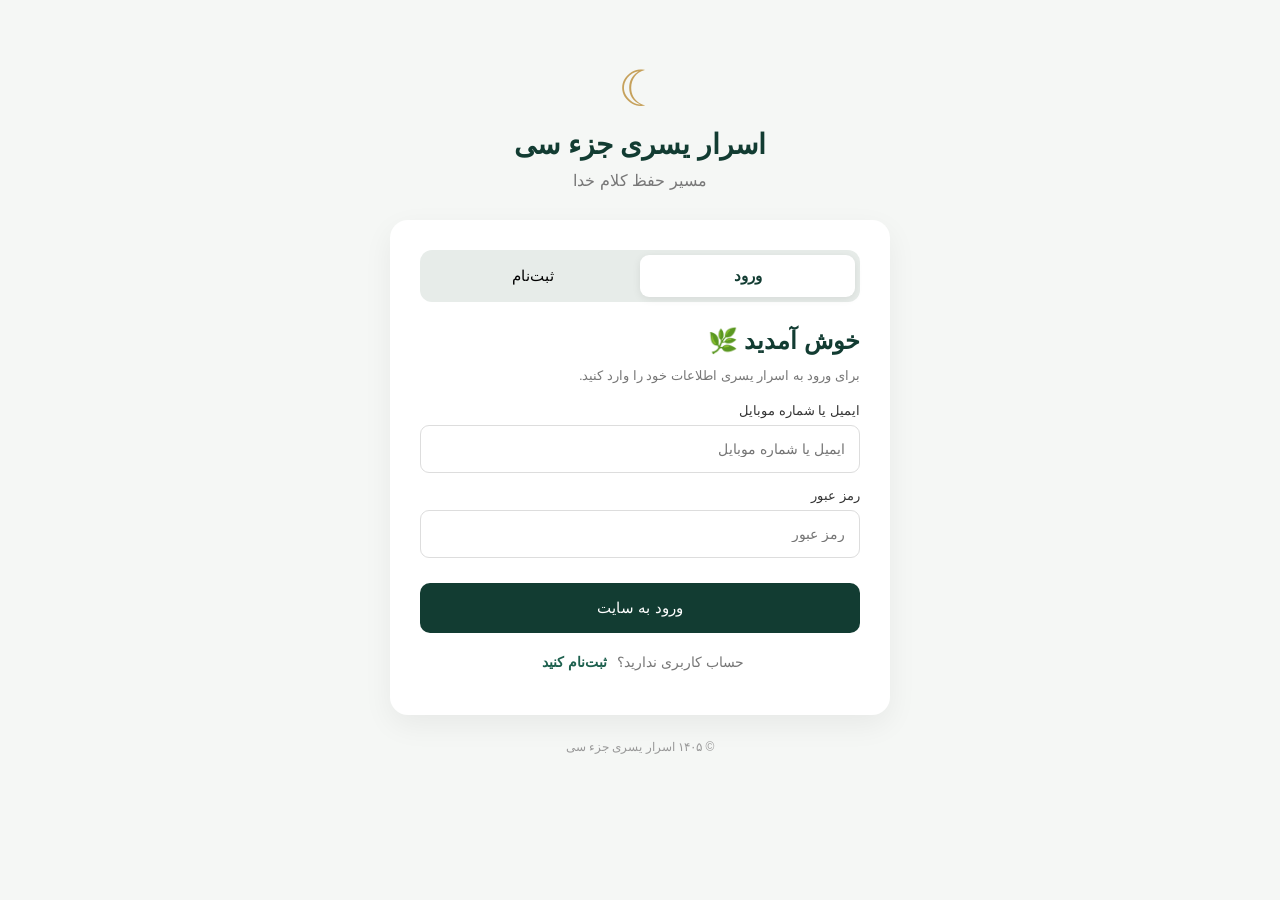
<file: index.html>
<!DOCTYPE html>
<html lang="fa" dir="rtl">

<head>
    <meta charset="UTF-8">
    <meta name="viewport" content="width=device-width, initial-scale=1.0">

    <title>اسرار یسری جزء سی | ورود و ثبت‌نام</title>

    <link rel="stylesheet" href="style.css">
</head>

<body class="login-page">

    <main class="auth-container">

        <!-- لوگو -->

        <div class="auth-logo">

            <div class="logo-symbol">
                ☾
            </div>

            <h1 id="siteName">
                اسرار یسری جزء سی
            </h1>

            <p>
                مسیر حفظ کلام خدا
            </p>

        </div>


        <!-- فرم ورود و ثبت نام -->

        <div class="auth-card">

            <div class="auth-tabs">

                <button
                    type="button"
                    class="auth-tab active"
                    id="loginTab">
                    ورود
                </button>

                <button
                    type="button"
                    class="auth-tab"
                    id="registerTab">
                    ثبت‌نام
                </button>

            </div>


            <!-- فرم ورود -->

            <form id="loginForm">

                <h2>
                    خوش آمدید 🌿
                </h2>

                <p class="form-description">
                    برای ورود به اسرار یسری اطلاعات خود را وارد کنید.
                </p>


                <label for="loginEmail">
                    ایمیل یا شماره موبایل
                </label>

                <input
                    type="text"
                    id="loginEmail"
                    placeholder="ایمیل یا شماره موبایل"
                    required
                >


                <label for="loginPassword">
                    رمز عبور
                </label>

                <input
                    type="password"
                    id="loginPassword"
                    placeholder="رمز عبور"
                    required
                >


                <button
                    type="submit"
                    class="auth-button">
                    ورود به سایت
                </button>


                <p class="switch-text">

                    حساب کاربری ندارید؟

                    <button
                        type="button"
                        id="goRegister">
                        ثبت‌نام کنید
                    </button>

                </p>

            </form>



            <!-- فرم ثبت نام -->

            <form
                id="registerForm"
                class="hidden">

                <h2>
                    ساخت حساب کاربری 🌱
                </h2>

                <p class="form-description">
                    حساب خود را بسازید و مسیر حفظ قرآن را آغاز کنید.
                </p>


                <label for="registerName">
                    نام و نام خانوادگی
                </label>

                <input
                    type="text"
                    id="registerName"
                    placeholder="نام و نام خانوادگی"
                    required
                >


                <label for="registerEmail">
                    ایمیل
                </label>

                <input
                    type="email"
                    id="registerEmail"
                    placeholder="example@email.com"
                    required
                >


                <label for="registerPhone">
                    شماره موبایل
                </label>

                <input
                    type="tel"
                    id="registerPhone"
                    placeholder="09xxxxxxxxx"
                    required
                >


                <label for="registerPassword">
                    رمز عبور
                </label>

                <input
                    type="password"
                    id="registerPassword"
                    placeholder="رمز عبور"
                    required
                >


                <label for="confirmPassword">
                    تکرار رمز عبور
                </label>

                <input
                    type="password"
                    id="confirmPassword"
                    placeholder="تکرار رمز عبور"
                    required
                >


                <label class="terms">

                    <input
                        type="checkbox"
                        id="terms"
                        required
                    >

                    <span>
                        قوانین سایت را می‌پذیرم.
                    </span>

                </label>


                <button
                    type="submit"
                    class="auth-button">
                    ساخت حساب کاربری
                </button>


                <p class="switch-text">

                    قبلاً حساب ساخته‌اید؟

                    <button
                        type="button"
                        id="goLogin">
                        وارد شوید
                    </button>

                </p>

            </form>

        </div>


        <div class="auth-footer" id="siteFooter">
            © ۱۴۰۵ اسرار یسری جزء سی
        </div>

    </main>


    <!-- =========================
         تنظیمات سایت
    ========================== -->

    <script src="config.js"></script>

    <!-- =========================
         JavaScript
    ========================== -->

    <script src="script.js"></script>

</body>

</html>
</file>
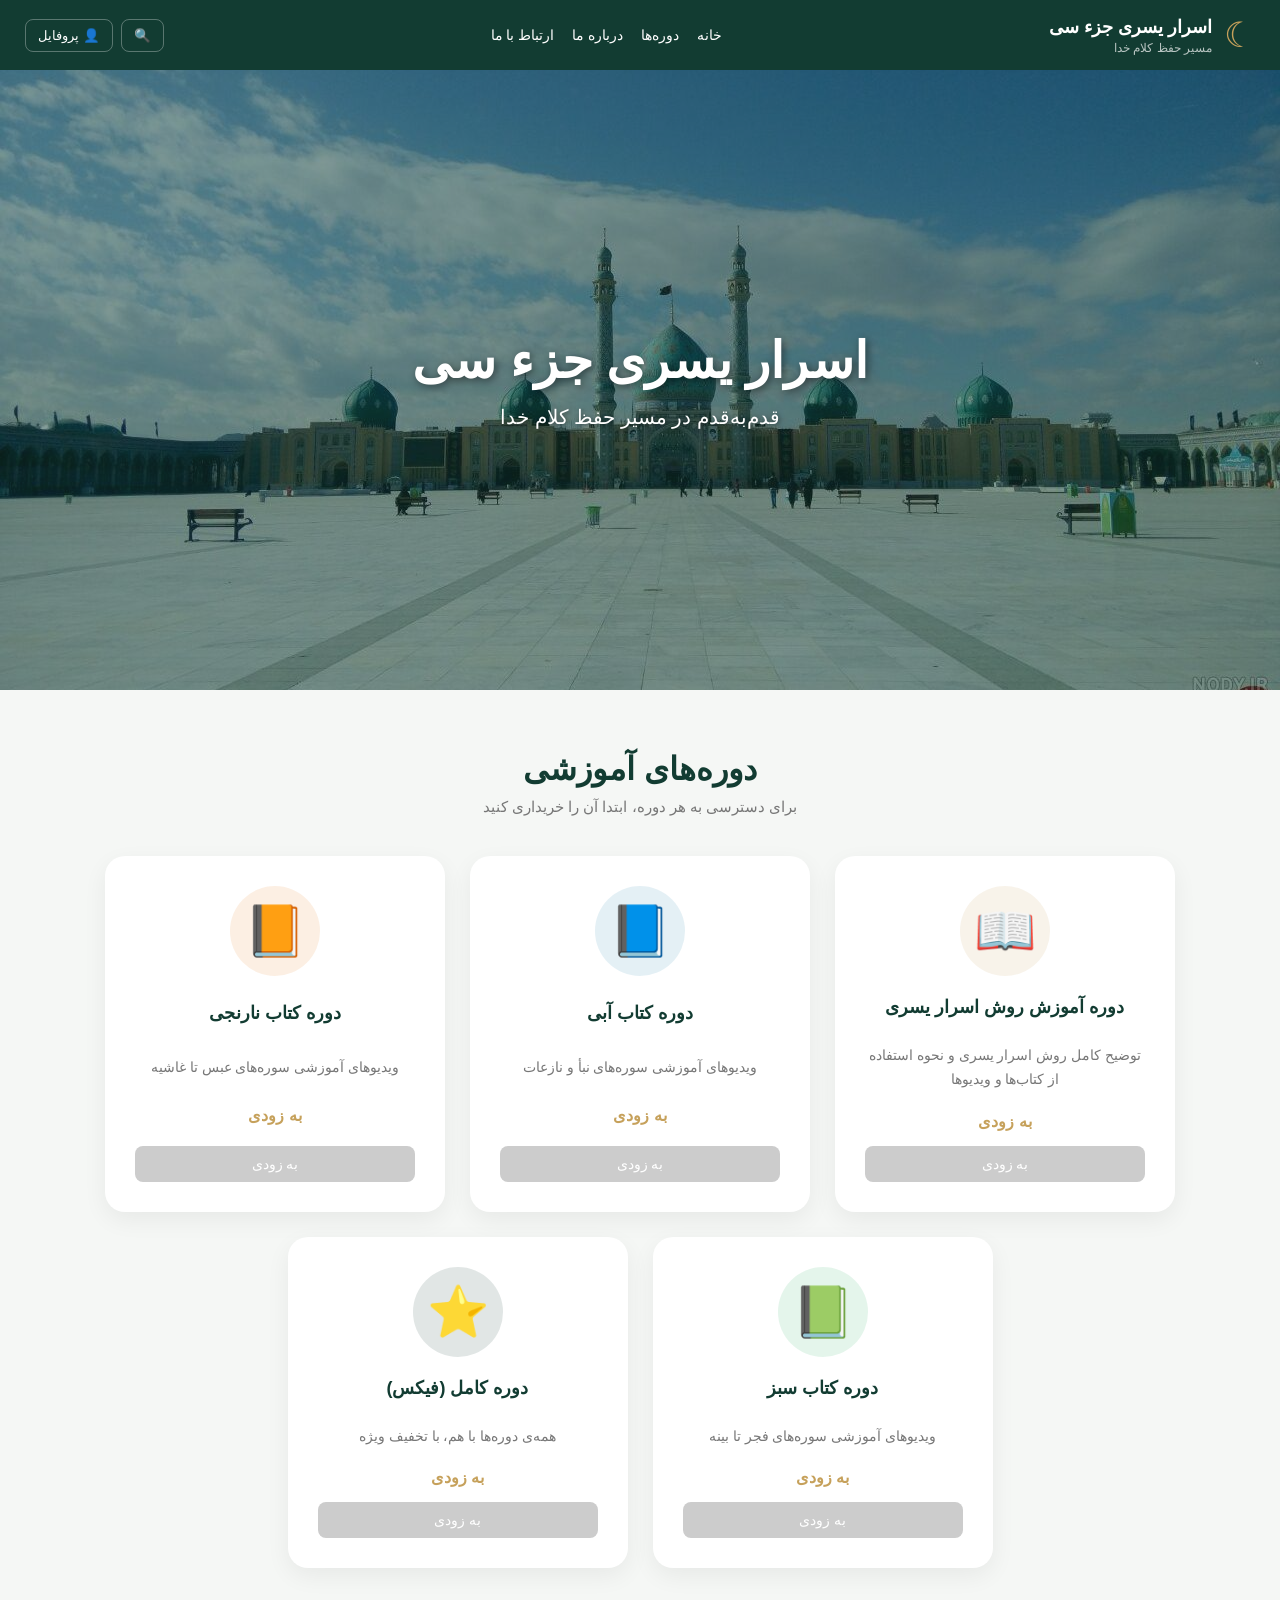
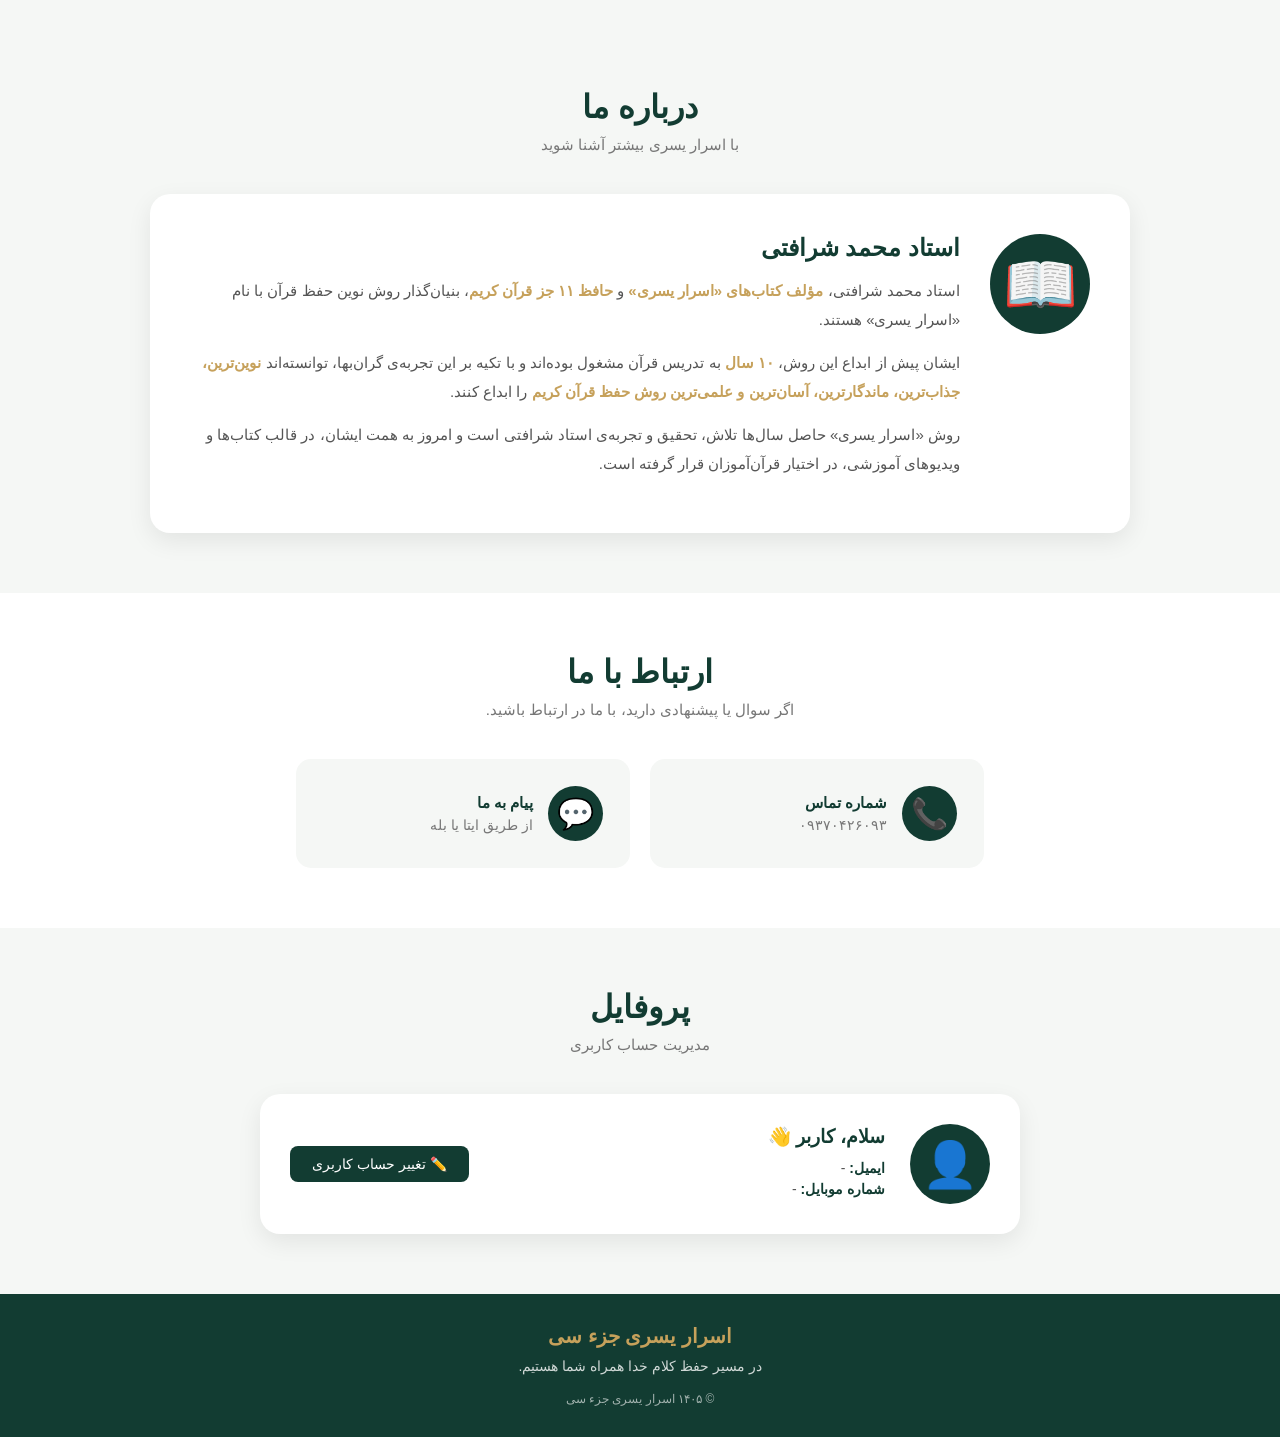
<file: home.html>
<!DOCTYPE html>
<html lang="fa" dir="rtl">

<head>
    <meta charset="UTF-8">
    <meta name="viewport" content="width=device-width, initial-scale=1.0">

    <title>اسرار یسری جزء سی</title>

    <link rel="stylesheet" href="style.css">
</head>

<body>

    <!-- =========================
         هدر سایت
    ========================== -->

    <header class="main-header">

        <div class="logo">
            <span>☾</span>
            <div>
                <strong id="siteName">اسرار یسری جزء سی</strong>
                <small>مسیر حفظ کلام خدا</small>
            </div>
        </div>

        <nav class="main-nav">
            <a href="#home">خانه</a>
            <a href="#courses">دوره‌ها</a>
            <a href="#about">درباره ما</a>
            <a href="#contact">ارتباط با ما</a>
        </nav>

        <div class="header-actions">
            <button class="search-btn">🔍</button>
            <button class="profile-btn" id="profileBtn">👤 پروفایل</button>
        </div>

    </header>


    <!-- =========================
         صفحه اصلی
    ========================== -->

    <main id="home">

        <!-- عکس اصلی جمکران -->
        <section class="hero">
            <div class="hero-overlay">
                <div class="hero-content">
                    <h1 id="siteNameHero">اسرار یسری جزء سی</h1>
                    <p>قدم‌به‌قدم در مسیر حفظ کلام خدا</p>
                </div>
            </div>
        </section>


        <!-- =========================
             دوره‌ها
        ========================== -->

        <section class="courses-section" id="courses">
            <div class="section-title">
                <h2>دوره‌های آموزشی</h2>
                <p>برای دسترسی به هر دوره، ابتدا آن را خریداری کنید</p>
            </div>

            <div id="coursesContainer" class="courses-container">
                <!-- با JS پر میشه -->
            </div>

        </section>


        <!-- =========================
             درباره ما
        ========================== -->

        <section class="about-section" id="about">
            <div class="section-title">
                <h2>درباره ما</h2>
                <p>با اسرار یسری بیشتر آشنا شوید</p>
            </div>

            <div class="about-card">

                <div class="about-icon">📖</div>

                <div class="about-content">
                    <h3>استاد محمد شرافتی</h3>

                    <p>
                        استاد محمد شرافتی، <strong>مؤلف کتاب‌های «اسرار یسری»</strong> و
                        <strong>حافظ ۱۱ جز قرآن کریم</strong>، بنیان‌گذار روش نوین حفظ قرآن
                        با نام «اسرار یسری» هستند.
                    </p>

                    <p>
                        ایشان پیش از ابداع این روش، <strong>۱۰ سال</strong> به تدریس قرآن
                        مشغول بوده‌اند و با تکیه بر این تجربه‌ی گران‌بها، توانسته‌اند
                        <strong>نوین‌ترین، جذاب‌ترین، ماندگارترین، آسان‌ترین و علمی‌ترین
                        روش حفظ قرآن کریم</strong> را ابداع کنند.
                    </p>

                    <p>
                        روش «اسرار یسری» حاصل سال‌ها تلاش، تحقیق و تجربه‌ی استاد شرافتی
                        است و امروز به همت ایشان، در قالب کتاب‌ها و ویدیوهای آموزشی،
                        در اختیار قرآن‌آموزان قرار گرفته است.
                    </p>
                </div>

            </div>
        </section>


        <!-- =========================
             ارتباط با ما
        ========================== -->

        <section class="contact-section" id="contact">
            <div class="section-title">
                <h2>ارتباط با ما</h2>
                <p>اگر سوال یا پیشنهادی دارید، با ما در ارتباط باشید.</p>
            </div>

            <div class="contact-card">

                <a href="tel:09370426093" class="contact-item">
                    <div class="contact-icon">📞</div>
                    <div>
                        <strong>شماره تماس</strong>
                        <p>۰۹۳۷۰۴۲۶۰۹۳</p>
                    </div>
                </a>

                <div class="contact-item">
                    <div class="contact-icon">💬</div>
                    <div>
                        <strong>پیام به ما</strong>
                        <p>از طریق ایتا یا بله</p>
                    </div>
                </div>

            </div>
        </section>


        <!-- =========================
             پروفایل
        ========================== -->

        <section class="profile-section" id="profile">
            <div class="section-title">
                <h2>پروفایل</h2>
                <p>مدیریت حساب کاربری</p>
            </div>

            <!-- نمایش اطلاعات کاربر -->
            <div class="profile-card" id="profileView">

                <div class="profile-icon">👤</div>

                <div class="profile-info">
                    <h3 id="profileName">حساب کاربری من</h3>
                    <p><strong>ایمیل:</strong> <span id="profileEmail">-</span></p>
                    <p><strong>شماره موبایل:</strong> <span id="profilePhone">-</span></p>
                </div>

                <button id="editProfileBtn" class="profile-btn-action">
                    ✏️ تغییر حساب کاربری
                </button>

            </div>


            <!-- فرم ویرایش اطلاعات -->
            <div class="profile-card hidden" id="profileEditForm">

                <h3>✏️ ویرایش اطلاعات</h3>

                <label for="editName">نام و نام خانوادگی</label>
                <input type="text" id="editName" placeholder="نام و نام خانوادگی">

                <label for="editEmail">ایمیل</label>
                <input type="email" id="editEmail" placeholder="ایمیل">

                <label for="editPhone">شماره موبایل</label>
                <input type="tel" id="editPhone" placeholder="09xxxxxxxxx">

                <label for="editBirthday">تاریخ تولد (اختیاری)</label>
                <input type="text" id="editBirthday" placeholder="مثلاً ۱۳۹۲/۰۵/۱۵">

                <div class="profile-actions">
                    <button id="saveProfileBtn" class="save-btn">💾 ذخیره تغییرات</button>
                    <button id="cancelEditBtn" class="cancel-btn">↩️ برگشت</button>
                </div>

            </div>

        </section>

    </main>


    <!-- =========================
         فوتر
    ========================== -->

    <footer class="site-footer">
        <strong id="siteNameFooter">اسرار یسری جزء سی</strong>
        <p>در مسیر حفظ کلام خدا همراه شما هستیم.</p>
        <small id="siteFooter">© ۱۴۰۵ اسرار یسری جزء سی</small>
    </footer>


    <!-- =========================
         JavaScript
    ========================== -->

    <script src="config.js"></script>
    <script src="script.js"></script>

</body>

</html>
</file>
<file: style.css>
body {
    margin: 0;
    font-family: Arial, sans-serif;
    direction: rtl;
    background: #f5f7f5;
}

/* =========================
   فرم ورود و ثبت‌نام
========================= */

.auth-container {
    max-width: 500px;
    margin: 40px auto;
    padding: 20px;
}

.auth-logo {
    text-align: center;
    margin-bottom: 30px;
}

.logo-symbol {
    font-size: 50px;
    color: #c6a15b;
    margin-bottom: 10px;
}

.auth-logo h1 {
    color: #123c32;
    margin: 10px 0;
    font-size: 28px;
}

.auth-logo p {
    color: #777;
    margin: 0;
}

.auth-card {
    background: white;
    border-radius: 18px;
    padding: 30px;
    box-shadow: 0 10px 30px rgba(0,0,0,0.06);
}

.auth-tabs {
    display: flex;
    background: #e7ece9;
    padding: 5px;
    border-radius: 12px;
    margin-bottom: 25px;
}

.auth-tab {
    flex: 1;
    padding: 12px;
    border: none;
    border-radius: 9px;
    background: transparent;
    cursor: pointer;
    font-size: 15px;
    font-family: inherit;
    transition: 0.3s;
}

.auth-tab.active {
    background: white;
    color: #123c32;
    font-weight: bold;
    box-shadow: 0 2px 8px rgba(0,0,0,0.08);
}

.auth-card form h2 {
    color: #123c32;
    margin-top: 0;
    margin-bottom: 8px;
}

.form-description {
    color: #777;
    font-size: 13px;
    margin-bottom: 20px;
}

.auth-card label {
    display: block;
    margin-bottom: 7px;
    font-size: 13px;
    color: #333;
    margin-top: 15px;
}

.auth-card input[type="text"],
.auth-card input[type="email"],
.auth-card input[type="tel"],
.auth-card input[type="password"] {
    width: 100%;
    height: 48px;
    box-sizing: border-box;
    padding: 10px 14px;
    border: 1px solid #ddd;
    border-radius: 9px;
    outline: none;
    font-family: inherit;
    font-size: 14px;
}

.auth-card input:focus {
    border-color: #1d604e;
}

.auth-button {
    width: 100%;
    height: 50px;
    border: none;
    border-radius: 10px;
    background: #123c32;
    color: white;
    cursor: pointer;
    font-size: 15px;
    font-family: inherit;
    margin-top: 25px;
    transition: 0.3s;
}

.auth-button:hover {
    background: #1d604e;
}

.switch-text {
    text-align: center;
    margin-top: 20px;
    font-size: 14px;
    color: #777;
}

.switch-text button {
    border: none;
    background: none;
    color: #1d604e;
    font-weight: bold;
    cursor: pointer;
    font-family: inherit;
    font-size: 14px;
}

.terms {
    display: flex;
    align-items: center;
    gap: 8px;
    margin-top: 15px;
    font-size: 13px;
    cursor: pointer;
}

.terms input {
    width: auto;
}

.auth-footer {
    text-align: center;
    color: #999;
    font-size: 12px;
    margin-top: 25px;
}

.hidden {
    display: none;
}

/* =========================
   هدر و منو
========================= */

.main-header {
    display: flex;
    align-items: center;
    justify-content: space-between;
    padding: 15px 25px;
    background: #123c32;
    color: white;
    position: sticky;
    top: 0;
    z-index: 1000;
}

.logo {
    display: flex;
    align-items: center;
    gap: 12px;
}

.logo > span {
    font-size: 35px;
    color: #c6a15b;
}

.logo strong {
    display: block;
    font-size: 18px;
}

.logo small {
    display: block;
    margin-top: 3px;
    opacity: 0.7;
    font-size: 12px;
}

.main-nav {
    display: flex;
    gap: 18px;
    flex-wrap: wrap;
    justify-content: center;
}

.main-nav a {
    color: white;
    text-decoration: none;
    font-size: 14px;
    transition: 0.3s;
}

.main-nav a:hover {
    color: #c6a15b;
}

.header-actions {
    display: flex;
    gap: 8px;
}

.search-btn,
.profile-btn {
    background: transparent;
    color: white;
    border: 1px solid rgba(255,255,255,0.3);
    border-radius: 8px;
    padding: 8px 12px;
    cursor: pointer;
    font-family: inherit;
    transition: 0.3s;
}

.search-btn:hover,
.profile-btn:hover {
    background: rgba(255,255,255,0.1);
}

/* =========================
   عکس اصلی (جمکران)
========================= */

.hero {
    min-height: 620px;
    background-image: url("jamkaran.png");
    background-size: cover;
    background-position: center;
    background-repeat: no-repeat;
    position: relative;
}

.hero-overlay {
    background: rgba(18, 60, 50, 0.5);
    min-height: 620px;
    display: flex;
    align-items: center;
    justify-content: center;
}

.hero-content {
    text-align: center;
    color: white;
    padding: 20px;
}

.hero-content h1 {
    font-size: 50px;
    margin: 0 0 15px;
    text-shadow: 2px 2px 8px rgba(0,0,0,0.5);
}

.hero-content p {
    font-size: 20px;
    margin: 0;
    text-shadow: 1px 1px 5px rgba(0,0,0,0.5);
}

/* =========================
   عنوان بخش‌ها
========================= */

.section-title {
    text-align: center;
    margin-bottom: 40px;
    padding: 0 20px;
}

.section-title h2 {
    color: #123c32;
    font-size: 32px;
    margin: 0 0 10px;
}

.section-title p {
    color: #777;
    margin: 0;
    font-size: 15px;
}

/* =========================
   کارت‌ها
========================= */

.cards-container {
    display: flex;
    gap: 25px;
    justify-content: center;
    flex-wrap: wrap;
    max-width: 1200px;
    margin: auto;
    padding: 0 20px;
}

.course-card,
.video-card,
.store-card {
    background: white;
    border-radius: 18px;
    padding: 25px;
    width: 280px;
    text-align: center;
    box-shadow: 0 8px 20px rgba(0,0,0,0.06);
    transition: 0.3s;
}

.course-card:hover,
.video-card:hover,
.store-card:hover {
    transform: translateY(-5px);
    box-shadow: 0 12px 30px rgba(0,0,0,0.1);
}

.card-icon {
    font-size: 45px;
    margin-bottom: 15px;
}

.course-card h3,
.video-card h3,
.store-card h3 {
    color: #123c32;
    margin: 10px 0;
    font-size: 18px;
}

.course-card p,
.video-card p,
.store-card p {
    color: #777;
    font-size: 14px;
    line-height: 1.7;
    margin-bottom: 20px;
}

.course-card button,
.video-card button,
.store-card button {
    background: #123c32;
    color: white;
    border: none;
    border-radius: 8px;
    padding: 10px 22px;
    cursor: pointer;
    font-family: inherit;
    font-size: 14px;
    transition: 0.3s;
}

.course-card button:hover,
.video-card button:hover,
.store-card button:hover {
    background: #1d604e;
}

/* =========================
   ویدیوها (کتاب‌محور)
========================= */

.videos-section {
    padding: 60px 20px;
    background: white;
}

.video-placeholder {
    background: linear-gradient(135deg, #123c32, #1d604e);
    color: white;
    font-size: 40px;
    height: 120px;
    display: flex;
    align-items: center;
    justify-content: center;
    border-radius: 12px;
    margin-bottom: 15px;
}

/* دکمه‌های کتاب */
.books-nav {
    display: flex;
    gap: 15px;
    justify-content: center;
    flex-wrap: wrap;
    margin-bottom: 30px;
    padding: 0 20px;
}

.book-btn {
    border: none;
    border-radius: 12px;
    padding: 15px 35px;
    cursor: pointer;
    font-size: 16px;
    font-weight: bold;
    font-family: inherit;
    transition: 0.3s;
    opacity: 0.7;
}

.book-btn:hover {
    opacity: 1;
    transform: translateY(-2px);
}

.book-btn.active {
    opacity: 1;
    box-shadow: 0 6px 20px rgba(0,0,0,0.2);
    transform: scale(1.05);
}

/* لیست سوره‌ها */
.surah-list {
    display: flex;
    flex-wrap: wrap;
    gap: 10px;
    justify-content: center;
    margin-bottom: 30px;
    padding: 0 20px;
}

.surah-btn {
    background: white;
    color: #123c32;
    border: 2px solid #123c32;
    border-radius: 8px;
    padding: 10px 20px;
    cursor: pointer;
    font-size: 15px;
    font-family: inherit;
    transition: 0.3s;
}

.surah-btn:hover {
    background: #123c32;
    color: white;
}

/* بخش‌های سوره */
.parts-nav {
    display: flex;
    gap: 10px;
    justify-content: center;
    margin-bottom: 20px;
    flex-wrap: wrap;
}

.part-btn {
    background: #e8ece9;
    color: #123c32;
    border: none;
    border-radius: 8px;
    padding: 8px 20px;
    cursor: pointer;
    font-size: 14px;
    font-family: inherit;
    transition: 0.3s;
}

.part-btn:hover {
    background: #d0d8d3;
}

.part-btn.active {
    background: #123c32;
    color: white;
}

.surah-videos {
    padding: 0 20px;
}

/* =========================
   درباره ما
========================= */

.about-section {
    padding: 60px 20px;
    background: #f5f7f5;
}

.about-card {
    max-width: 900px;
    margin: auto;
    background: white;
    border-radius: 20px;
    padding: 40px;
    box-shadow: 0 8px 25px rgba(0,0,0,0.08);
    display: flex;
    gap: 30px;
    align-items: flex-start;
}

.about-icon {
    font-size: 60px;
    background: #123c32;
    color: #c6a15b;
    border-radius: 50%;
    width: 100px;
    height: 100px;
    display: flex;
    align-items: center;
    justify-content: center;
    flex-shrink: 0;
}

.about-content h3 {
    color: #123c32;
    font-size: 24px;
    margin-top: 0;
    margin-bottom: 15px;
}

.about-content p {
    color: #555;
    line-height: 1.9;
    margin-bottom: 15px;
    font-size: 15px;
}

.about-content strong {
    color: #c6a15b;
}

/* =========================
   ارتباط با ما
========================= */

.contact-section {
    padding: 60px 20px;
    background: white;
}

.contact-card {
    max-width: 900px;
    margin: auto;
    display: flex;
    gap: 20px;
    flex-wrap: wrap;
    justify-content: center;
}

.contact-item {
    flex: 1;
    min-width: 220px;
    max-width: 280px;
    background: #f5f7f5;
    border-radius: 15px;
    padding: 25px;
    display: flex;
    gap: 15px;
    align-items: center;
    text-decoration: none;
    color: inherit;
    transition: 0.3s;
    border: 2px solid transparent;
}

.contact-item:hover {
    border-color: #123c32;
    transform: translateY(-3px);
    box-shadow: 0 8px 20px rgba(0,0,0,0.08);
}

.contact-icon {
    font-size: 30px;
    background: #123c32;
    color: white;
    border-radius: 50%;
    width: 55px;
    height: 55px;
    display: flex;
    align-items: center;
    justify-content: center;
    flex-shrink: 0;
}

.contact-item strong {
    color: #123c32;
    display: block;
    margin-bottom: 5px;
    font-size: 15px;
}

.contact-item p {
    color: #777;
    margin: 0;
    font-size: 14px;
}

/* =========================
   پروفایل
========================= */

.profile-section {
    padding: 60px 20px;
    background: #f5f7f5;
}

.profile-card {
    max-width: 700px;
    margin: auto;
    background: white;
    border-radius: 20px;
    padding: 30px;
    box-shadow: 0 8px 25px rgba(0,0,0,0.08);
    display: flex;
    gap: 25px;
    align-items: center;
    flex-wrap: wrap;
}

.profile-icon {
    font-size: 45px;
    background: #123c32;
    color: white;
    border-radius: 50%;
    width: 80px;
    height: 80px;
    display: flex;
    align-items: center;
    justify-content: center;
    flex-shrink: 0;
}

.profile-info {
    flex: 1;
    min-width: 200px;
}

.profile-info h3 {
    color: #123c32;
    margin: 0 0 12px;
}

.profile-info p {
    color: #555;
    margin: 5px 0;
    font-size: 14px;
}

.profile-info strong {
    color: #123c32;
}

.profile-btn-action {
    background: #123c32;
    color: white;
    border: none;
    border-radius: 8px;
    padding: 10px 22px;
    cursor: pointer;
    font-family: inherit;
    font-size: 14px;
    transition: 0.3s;
}

.profile-btn-action:hover {
    background: #1d604e;
}

/* فرم ویرایش */
#profileEditForm {
    flex-direction: column;
    align-items: stretch;
    display: flex;
}

#profileEditForm.hidden {
    display: none;
}

#profileEditForm h3 {
    color: #123c32;
    margin-top: 0;
    text-align: center;
}

#profileEditForm label {
    display: block;
    margin-bottom: 6px;
    margin-top: 12px;
    font-size: 13px;
    color: #333;
}

#profileEditForm input {
    width: 100%;
    height: 45px;
    box-sizing: border-box;
    padding: 10px 14px;
    border: 1px solid #ddd;
    border-radius: 9px;
    outline: none;
    font-family: inherit;
    font-size: 14px;
}

#profileEditForm input:focus {
    border-color: #1d604e;
}

.profile-actions {
    display: flex;
    gap: 12px;
    margin-top: 25px;
    flex-wrap: wrap;
}

.save-btn {
    flex: 1;
    background: #123c32;
    color: white;
    border: none;
    border-radius: 8px;
    padding: 12px 20px;
    cursor: pointer;
    font-family: inherit;
    font-size: 14px;
    transition: 0.3s;
}

.save-btn:hover {
    background: #1d604e;
}

.cancel-btn {
    flex: 1;
    background: #e74c3c;
    color: white;
    border: none;
    border-radius: 8px;
    padding: 12px 20px;
    cursor: pointer;
    font-family: inherit;
    font-size: 14px;
    transition: 0.3s;
}

.cancel-btn:hover {
    background: #c0392b;
}

/* =========================
   فوتر
========================= */

.site-footer {
    background: #123c32;
    color: white;
    text-align: center;
    padding: 30px 20px;
}

.site-footer strong {
    font-size: 20px;
    display: block;
    margin-bottom: 10px;
    color: #c6a15b;
}

.site-footer p {
    margin: 0 0 15px;
    opacity: 0.8;
    font-size: 14px;
}

.site-footer small {
    opacity: 0.6;
    font-size: 12px;
}

/* =========================
   مودال ویدیو
========================= */

.video-modal {
    display: none;
    position: fixed;
    top: 0;
    left: 0;
    width: 100%;
    height: 100%;
    background: rgba(0, 0, 0, 0.85);
    z-index: 9999;
    align-items: center;
    justify-content: center;
}

.video-modal-content {
    position: relative;
    width: 90%;
    max-width: 800px;
    background: #000;
    border-radius: 12px;
    padding: 10px;
}

.video-close {
    position: absolute;
    top: -40px;
    left: 0;
    color: white;
    font-size: 24px;
    cursor: pointer;
    background: rgba(0, 0, 0, 0.5);
    padding: 5px 12px;
    border-radius: 8px;
}

/* =========================
   موبایل
========================= */

@media (max-width: 700px) {

    .main-header {
        padding: 12px 15px;
        flex-direction: column;
        gap: 12px;
    }

    .main-nav {
        gap: 10px;
    }

    .main-nav a {
        font-size: 13px;
    }

    .hero {
        min-height: 400px;
    }

    .hero-overlay {
        min-height: 400px;
    }

    .hero-content h1 {
        font-size: 30px;
    }

    .hero-content p {
        font-size: 15px;
    }

    .section-title h2 {
        font-size: 24px;
    }

    .about-card {
        flex-direction: column;
        align-items: center;
        text-align: center;
        padding: 25px;
    }

    .contact-item {
        max-width: 100%;
    }

    .profile-card {
        flex-direction: column;
        text-align: center;
    }

    .profile-btn-action {
        width: 100%;
    }

    .profile-actions {
        flex-direction: column;
    }

    .course-card,
    .video-card,
    .store-card {
        width: 100%;
        max-width: 320px;
    }

    .book-btn {
        padding: 12px 22px;
        font-size: 14px;
    }

    .surah-btn {
        padding: 8px 14px;
        font-size: 13px;
    }
}
/* =========================
   دوره‌ها
========================= */

.courses-section {
    padding: 60px 20px;
    background: #f5f7f5;
}

.courses-container {
    max-width: 1200px;
    margin: auto;
    display: flex;
    flex-wrap: wrap;
    gap: 25px;
    justify-content: center;
}

.course-card {
    background: white;
    border-radius: 20px;
    padding: 30px;
    width: 280px;
    text-align: center;
    box-shadow: 0 8px 25px rgba(0,0,0,0.06);
    transition: 0.3s;
    display: flex;
    flex-direction: column;
    justify-content: space-between;
}

.course-card:hover {
    transform: translateY(-5px);
    box-shadow: 0 12px 30px rgba(0,0,0,0.1);
}

.course-icon {
    font-size: 50px;
    width: 90px;
    height: 90px;
    border-radius: 50%;
    display: flex;
    align-items: center;
    justify-content: center;
    margin: 0 auto 20px;
}

.course-card h3 {
    color: #123c32;
    font-size: 18px;
    margin: 0 0 12px;
}

.course-card p {
    color: #777;
    font-size: 14px;
    line-height: 1.7;
    margin-bottom: 20px;
}

.course-price {
    color: #C6A15B;
    font-size: 16px;
    font-weight: bold;
    margin-bottom: 15px;
}

.course-btn {
    background: #123c32;
    color: white;
    border: none;
    border-radius: 10px;
    padding: 12px 22px;
    cursor: pointer;
    font-family: inherit;
    font-size: 14px;
    transition: 0.3s;
    width: 100%;
}

.course-btn:hover:not(:disabled) {
    background: #1d604e;
}

.course-btn:disabled {
    background: #ccc;
    cursor: not-allowed;
}
</file>
